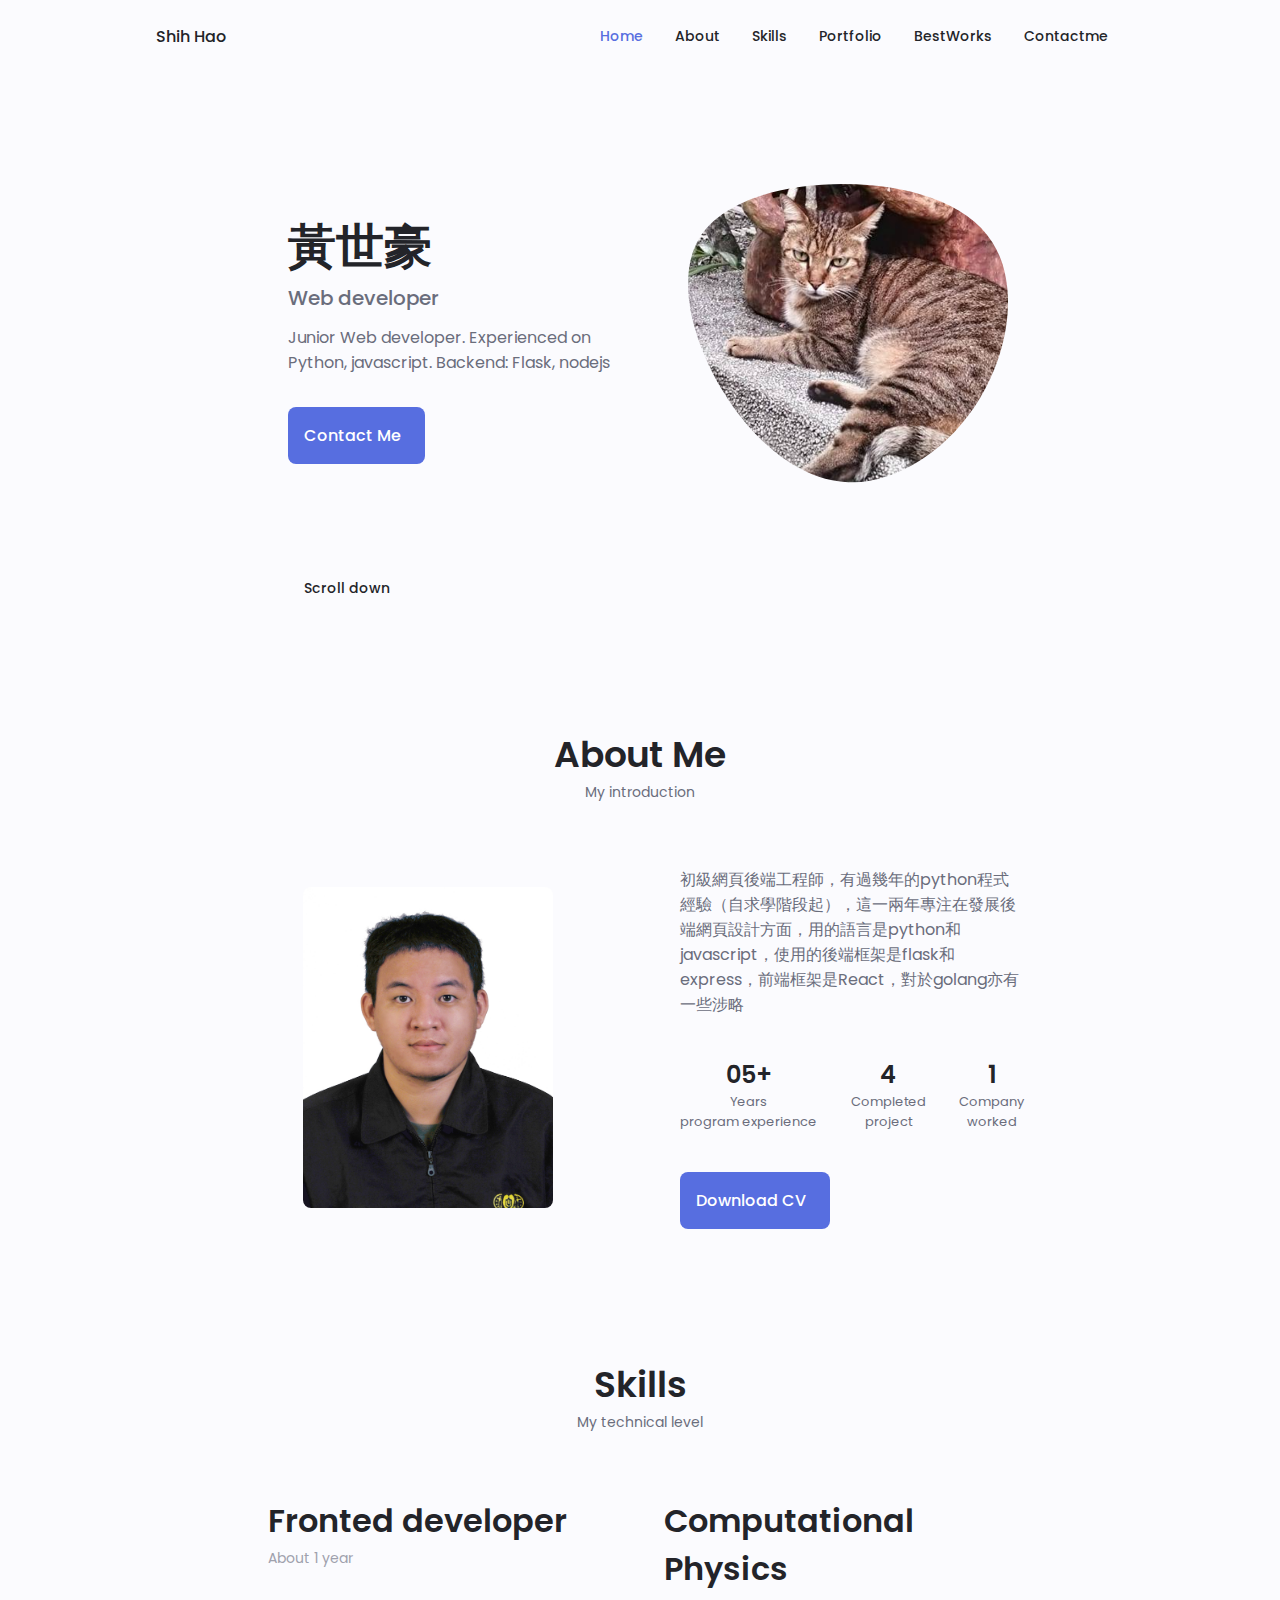
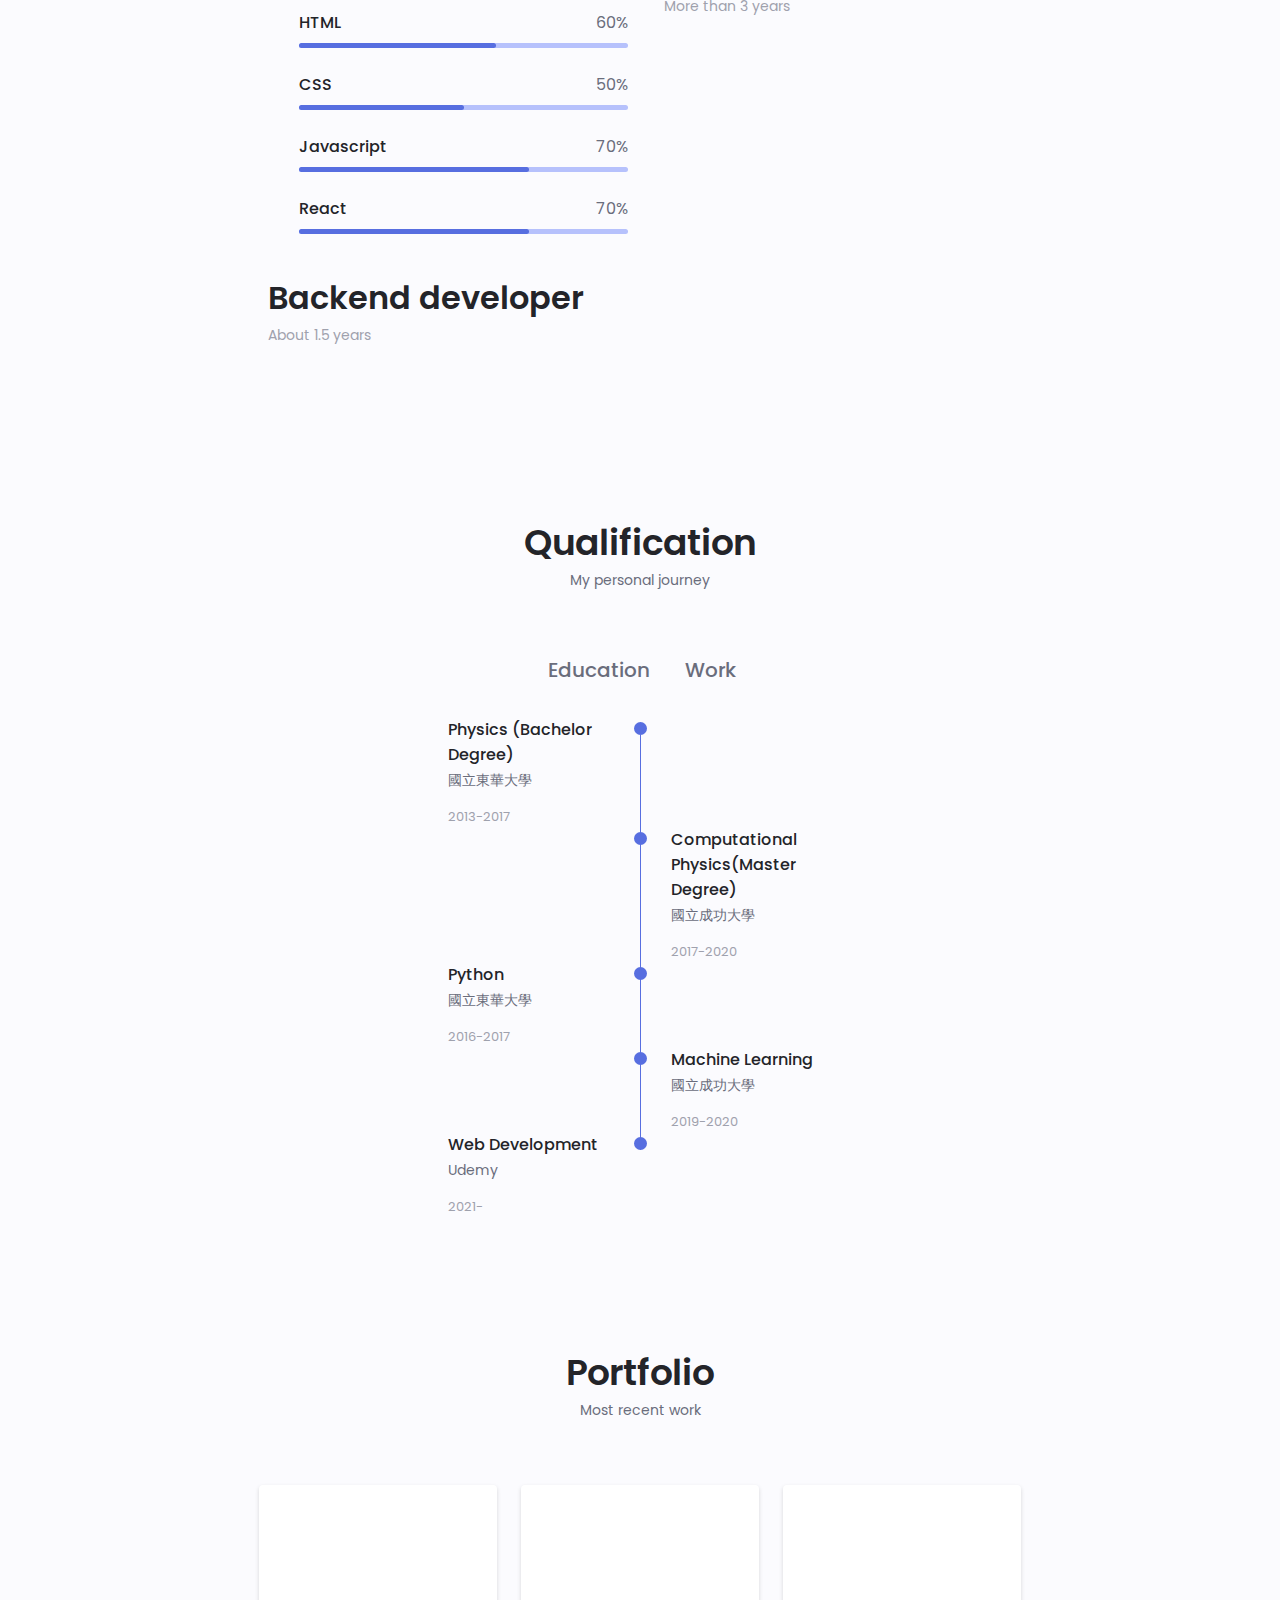
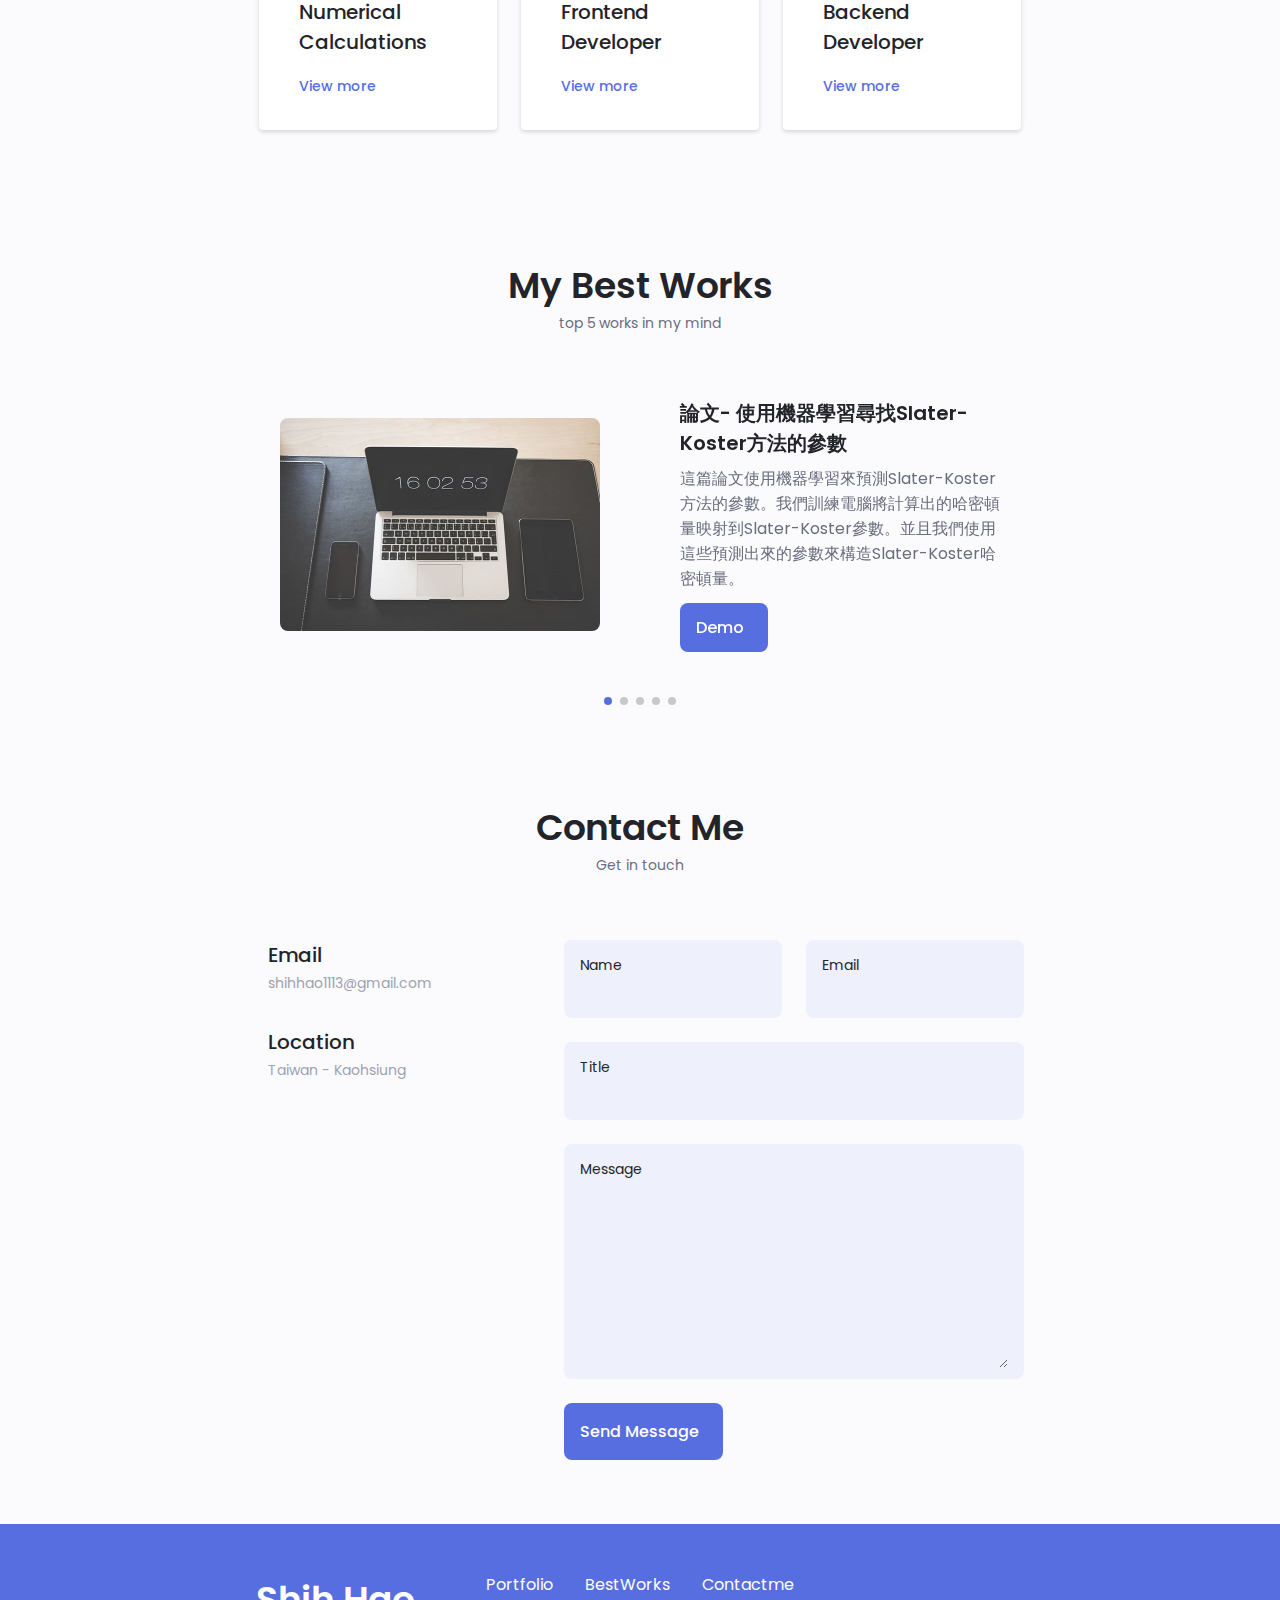
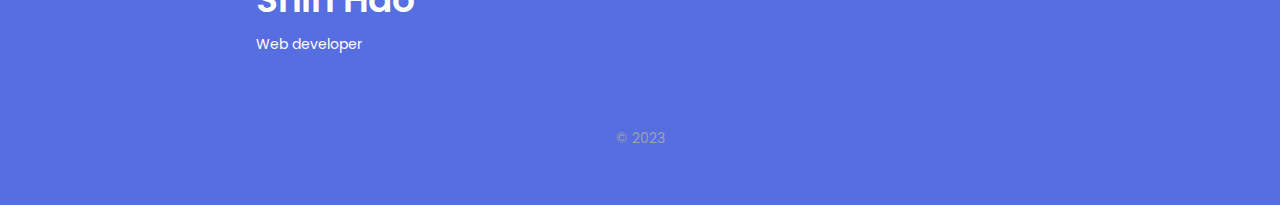
<file: index.html>
<!DOCTYPE html>
<html lang="en">
  <head>
    <meta charset="UTF-8" />
    <meta name="viewport" content="width=device-width, initial-scale=1.0" />

    <!--==================== UNICONS ====================-->
    <!-- https://iconscout.com/unicons/explore/line -->
    <link
      rel="stylesheet"
      href="https://unicons.iconscout.com/release/v3.0.6/css/line.css"
    >
    <!--==================== SWIPER CSS ====================-->
    <link
      rel="stylesheet"
      href="assets/css/swiper-bundle.min.css"
    />

    <!--==================== CSS ====================-->
    <link rel="stylesheet" href="assets/css/styles.css">

    <title>Shih Hao's Portfolio</title>
  </head>
  <body>
    <!--==================== HEADER ====================-->
    <header class="header" id="header">
      <nav class="nav container">
        <a href="#" class="nav__logo">Shih Hao</a>
        <div class="nav__menu" id="nav-menu">
          <ul class="nav__list grid">
            <li class="nav__item">
              <a href="#home" class="nav__link active-link">
                <i class="uil uil-estate nav__icon"></i> Home
              </a>
            </li>
            <li class="nav__item">
              <a href="#about" class="nav__link">
                <i class="uil uil-user nav__icon"></i> About
              </a>
            </li>
            <li class="nav__item">
              <a href="#skills" class="nav__link">
                <i class="uil uil-file-alt nav__icon"></i> Skills
              </a>
            </li>
            <li class="nav__item">
              <a href="#services" class="nav__link">
                <i class="uil uil-briefcase-alt nav__icon"></i> Portfolio
              </a>
            </li>
            <li class="nav__item">
              <a href="#portfolio" class="nav__link">
                <i class="uil uil-scenery nav__icon"></i> BestWorks
              </a>
            </li>
            <li class="nav__item">
              <a href="#contact" class="nav__link">
                <i class="uil uil-message nav__icon"></i> Contactme
              </a>
            </li>
          </ul>
          <i class="uil uil-times nav__close" id="nav-close"></i>
        </div>

        <div class="nav__btns">
          <!-- Theme change button -->
          <i class="uil uil-moon change-theme" id="theme-button"></i>

          <div class="nav__toggle" id="nav-toggle">
            <i class="uil uil-apps"></i>
          </div>
        </div>
      </nav>
    </header>

    <!--==================== MAIN ====================-->
    <main class="main">
      <!--==================== HOME ====================-->
      <section class="home section" id="home">
        <div class="home__container container grid">
          <div class="home__content grid">
            <div class="home__social">
              <a
                href="https://www.linkedin.com/in/世豪-黃-3b576024a/"
                target="_blank"
                class="home__social-icon"
              >
                <i class="uil uil-linkedin-alt social__icon" style="font-size:1.5rem;"></i>
              </a>
              <!-- <a
                href="https://shihhao-blog.herokuapp.com"
                target="_blank"
                class="home__social-icon"
              >
                <i class="uil uil-edit social__icon" style="font-size:1.5rem;"></i> 
              </a> -->
              <a
                href="https://github.com/hao134/shihhao"
                target="_blank"
                class="home__social-icon"
              >
                <i class="uil uil-github-alt social__icon" style="font-size:1.5rem;"></i>
              </a>
            </div>

            <div class="home__img">
              <svg
                class="home__blob"
                viewBox="0 0 200 187"
                xmlns="http://www.w3.org/2000/svg"
                xmlns:xlink="http://www.w3.org/1999/xlink"
              >
                <mask id="mask0" mask-type="alpha">
                  <path
                    d="M190.312 36.4879C206.582 62.1187 201.309 102.826 182.328 134.186C163.346 165.547 
                    130.807 187.559 100.226 186.353C69.6454 185.297 41.0228 161.023 21.7403 129.362C2.45775 
                    97.8511 -7.48481 59.1033 6.67581 34.5279C20.9871 10.1032 59.7028 -0.149132 97.9666 
                    0.00163737C136.23 0.303176 174.193 10.857 190.312 36.4879Z"
                  />
                </mask>
                <g mask="url(#mask0)">
                  <path
                    d="M190.312 36.4879C206.582 62.1187 201.309 102.826 182.328 134.186C163.346 
                    165.547 130.807 187.559 100.226 186.353C69.6454 185.297 41.0228 161.023 21.7403 
                    129.362C2.45775 97.8511 -7.48481 59.1033 6.67581 34.5279C20.9871 10.1032 59.7028 
                    -0.149132 97.9666 0.00163737C136.23 0.303176 174.193 10.857 190.312 36.4879Z"
                  />
                  <image
                    class="home__blob-img"
                    x="0" y="0"
                    xlink:href="assets/img/cat.jpg"
                  />
                </g>
              </svg>
            </div>

            <div class="home__data">
              <h1 class="home__title">黃世豪</h1>
              <h3 class="home__subtitle">Web developer</h3>
              <p class="home__description">
                Junior Web developer. Experienced on Python, javascript. Backend: Flask, nodejs
              </p>
              <a href="#contact" class="button button--flex">
                Contact Me <i class="uil uil-message button__icon"></i>
              </a>
            </div>
          </div>

          <div class="home__scroll">
            <a href="#about" class="home__scroll-button button--flex">
              <i class="uil uil-mouse-alt home__scroll-mouse"></i>
              <span class="home__scroll-name">Scroll down</span>
              <i class="uil uil-arrow-down home__scroll-arrow"></i>
            </a>
          </div>

          </div>
        </div>
      </section>

      <!--=================== Abouts =====================-->
      <section class="about section" id="about">
        <h2 class="section__title">About Me</h2>
        <span class="section__subtitle">My introduction</span>
        <div class="about__container container grid">
          <img src="assets/img/about_shih_hao.jpg" alt="" class="about__img">

          <div class="about__data">
            <p class="about__description">初級網頁後端工程師，有過幾年的python程式經驗（自求學階段起），這一兩年專注在發展後端網頁設計方面，用的語言是python和javascript，使用的後端框架是flask和express，前端框架是React，對於golang亦有一些涉略
            </p>
            <div class="about__info">
              <div>
                <span class="about__info-title">05+</span>
                <span class="about__info-name">Years <br> program experience</span>
              </div>

              <div>
                <span class="about__info-title">4</span>
                <span class="about__info-name">Completed <br> project</span>
              </div>

              <div>
                <span class="about__info-title">1</span>
                <span class="about__info-name">Company <br> worked</span>
              </div>
            </div>

            <div class="about__buttons">
              <a download="" href="assets/pdf/shihhao_yourator_new.pdf" class="button button--flex">
                Download CV<i class="uil uil-download-alt button__icon"></i>
              </a>
            </div>
            
          </div>
        </div>
      </section>

      <!--==================== SKILLS ====================-->
      <section class="skills section" id="skills">
        <h2 class="section__title">Skills</h2>
        <span class="section__subtitle">My technical level</span>

        <div class="skills__container container grid">
          <div>
            <!--==================== SKILLS 1====================-->
            <div class="skills__content skills__open">
              <div class="skills__header">
                <i class="uil uil-brackets-curly skills__icon"></i>

                <div>
                  <h1 class="skills__title">Fronted developer</h1>
                  <span class="skills__subtitle">About 1 year</span>
                </div>

                <i class="uil uil-angle-down skills__arrow"></i>
              </div>

              <div class="skills__list grid">
                <div class="skills__data">
                  <div class="skills__titles">
                    <h3 class="skills__name">HTML</h3>
                    <span class="skills__number">60%</span>
                  </div>
                  <div class="skills__bar">
                    <span class="skills__percentage skills__html"></span>
                  </div>
                </div>

                <div class="skills__data">
                  <div class="skills__titles">
                    <h3 class="skills__name">CSS</h3>
                    <span class="skills__number">50%</span>
                  </div>
                  <div class="skills__bar">
                    <span class="skills__percentage skills__css"></span>
                  </div>
                </div>

                <div class="skills__data">
                  <div class="skills__titles">
                    <h3 class="skills__name">Javascript</h3>
                    <span class="skills__number">70%</span>
                  </div>
                  <div class="skills__bar">
                    <span class="skills__percentage skills__js"></span>
                  </div>
                </div>

                <div class="skills__data">
                  <div class="skills__titles">
                    <h3 class="skills__name">React</h3>
                    <span class="skills__number">70%</span>
                  </div>
                  <div class="skills__bar">
                    <span class="skills__percentage skills__react"></span>
                  </div>
                </div>

              </div>
            </div>

            <!--==================== SKILLS 2====================-->
            <div class="skills__content skills__close">
              <div class="skills__header">
                <i class="uil uil-server-network skills__icon"></i>

                <div>
                  <h1 class="skills__title">Backend developer</h1>
                  <span class="skills__subtitle">About 1.5 years</span>
                </div>

                <i class="uil uil-angle-down skills__arrow"></i>
              </div>

              <div class="skills__list grid">
                <div class="skills__data">
                  <div class="skills__titles">
                    <h3 class="skills__name">Golang-gin</h3>
                    <span class="skills__number">55%</span>
                  </div>
                  <div class="skills__bar">
                    <span class="skills__percentage skills__golang"></span>
                  </div>
                </div>

                <div class="skills__data">
                  <div class="skills__titles">
                    <h3 class="skills__name">Node.js-express</h3>
                    <span class="skills__number">65%</span>
                  </div>
                  <div class="skills__bar">
                    <span class="skills__percentage skills__node"></span>
                  </div>
                </div>

                <div class="skills__data">
                  <div class="skills__titles">
                    <h3 class="skills__name">Python-Flask</h3>
                    <span class="skills__number">75%</span>
                  </div>
                  <div class="skills__bar">
                    <span class="skills__percentage skills__flask"></span>
                  </div>
                </div>


                <div class="skills__data">
                  <div class="skills__titles">
                    <h3 class="skills__name">SQL-Mysql-Postgresql-MongoDB</h3>
                    <span class="skills__number">70%</span>
                  </div>
                  <div class="skills__bar">
                    <span class="skills__percentage skills__sql"></span>
                  </div>
                </div>
              </div>
            </div>
          </div>

          <div>
            <!--==================== SKILLS 3====================-->
            <div class="skills__content skills__close">
              <div class="skills__header">
                <i class="uil uil-atom skills__icon"></i>

                <div>
                  <h1 class="skills__title">Computational Physics</h1>
                  <span class="skills__subtitle">More than 3 years</span>
                </div>

                <i class="uil uil-angle-down skills__arrow"></i>
              </div>

              <div class="skills__list grid">
                <div class="skills__data">
                  <div class="skills__titles">
                    <h3 class="skills__name">Python</h3>
                    <span class="skills__number">80%</span>
                  </div>
                  <div class="skills__bar">
                    <span class="skills__percentage skills__python"></span>
                  </div>
                </div>

                <div class="skills__data">
                  <div class="skills__titles">
                    <h3 class="skills__name">Machine Learning</h3>
                    <span class="skills__number">65%</span>
                  </div>
                  <div class="skills__bar">
                    <span class="skills__percentage skills__ml"></span>
                  </div>
                </div>

                <div class="skills__data">
                  <div class="skills__titles">
                    <h3 class="skills__name">Linux Script</h3>
                    <span class="skills__number">60%</span>
                  </div>
                  <div class="skills__bar">
                    <span class="skills__percentage skills__linuxscript"></span>
                  </div>
                </div>

              </div>
            </div>
          </div>
        </div>
      </section>

      <!--==================== QUALIFICATION ====================-->
      <section class="qualification section">
        <h2 class="section__title">Qualification</h2>
        <span class="section__subtitle">My personal journey</span>

        <div class="qualification__container container">
          <div class="qualification__tabs">
            <div class="qualification__button button--flex qualification__active" data-target="#education">
              <i class="uil uil-graduation-cap qualification__icon"></i>
              Education
            </div>
            <div class="qualification__button button--flex" data-target="#work">
              <i class="uil uil-briefcase-alt qualification__icon"></i>
              Work
            </div>
          </div>

          <div class="qualification__sections">
            <!--==================== QUALIFICATION CONTENT1====================-->
            <div class="qualification__content qualification__active" data-content id="education">
              <!--==================== QUALIFICATION 1====================-->
              <div class="qualification__data">
                <div>
                  <h3 class="qualification__title">Physics (Bachelor Degree)</h3>
                  <span class="qualification__subtitle">國立東華大學</span>
                  <div class="qualification__calendar">
                    <i class="uil uil-calendar-alt"></i>
                    2013-2017
                  </div>
                </div>
                <div>
                  <span class="qualification__rounder"></span>
                  <span class="qualification__line"></span>
                </div>
              </div>

              <!--==================== QUALIFICATION 2====================-->
              <div class="qualification__data">
                <div></div>

                <div>
                  <span class="qualification__rounder"></span>
                  <span class="qualification__line"></span>
                </div>
                
                <div>
                  <h3 class="qualification__title">Computational Physics(Master Degree)</h3>
                  <span class="qualification__subtitle">國立成功大學</span>
                  <div class="qualification__calendar">
                    <i class="uil uil-calendar-alt"></i>
                    2017-2020
                  </div>
                </div>
              </div>
            
              <!--==================== QUALIFICATION 3====================-->
              <div class="qualification__data">
                <div>
                  <h3 class="qualification__title">Python</h3>
                  <span class="qualification__subtitle">國立東華大學</span>
                  <div class="qualification__calendar">
                    <i class="uil uil-calendar-alt"></i>
                    2016-2017
                  </div>
                </div>
                <div>
                  <span class="qualification__rounder"></span>
                  <span class="qualification__line"></span>
                </div>
              </div>

              <!--==================== QUALIFICATION 4====================-->
              <div class="qualification__data">
                <div></div>

                <div>
                  <span class="qualification__rounder"></span>
                  <span class="qualification__line"></span>
                </div>
                
                <div>
                  <h3 class="qualification__title">Machine Learning</h3>
                  <span class="qualification__subtitle">國立成功大學</span>
                  <div class="qualification__calendar">
                    <i class="uil uil-calendar-alt"></i>
                    2019-2020
                  </div>
                </div>
              </div>

              <!--==================== QUALIFICATION 3====================-->
              <div class="qualification__data">
                <div>
                  <h3 class="qualification__title">Web Development</h3>
                  <span class="qualification__subtitle">Udemy</span>
                  <div class="qualification__calendar">
                    <i class="uil uil-calendar-alt"></i>
                    2021-
                  </div>
                </div>
                <div>
                  <span class="qualification__rounder"></span>
                </div>
              </div>
            </div>



            <!--==================== QUALIFICATION CONTENT 2====================-->
            <div class="qualification__content" data-content id="work">
              <!--==================== QUALIFICATION 1====================-->
              <div class="qualification__data">
                <div>
                  <h3 class="qualification__title">非軟體工程相關工作</h3>
                  <span class="qualification__subtitle">兩間公司</span>
                  <div class="qualification__calendar">
                    <i class="uil uil-calendar-alt"></i>
                    2020.9-2022.5
                  </div>
                </div>
                <div>
                  <span class="qualification__rounder"></span>
                  <span class="qualification__line"></span>
                </div>
              </div>

              
            </div>

          </div>
        </div>
      </section>

      <!-- skip -->
      <!--==================== SERVICES ====================-->
      <section class="services section" id="services">
        <h2 class="section__title">Portfolio</h2>
        <span class="section__subtitle">Most recent work</span>

        <div class="services__container container grid">
          <!--==================== SERVICES 1 ====================-->
          <div class="services__content">
            <div>
              <i class="uil uil-calculator services__icon"></i>
              <h3 class="services__title">Numerical <br> Calculations</h3>
            </div>

            <span class="button button--flex button--small button--link services__button">
              View more
              <i class="uil uil-arrow-right button-icon"></i>
            </span>

            <div class="services__modal">
              <div class="services__modal-content">
                <h4 class="services__modal-title">Numerical <br> Calculations</h4>
                <i class="uil uil-times services__modal-close"></i>

                <ul class="services__modal-services grid">
                  <li class="services__modal-service">
                    <i class="uil uil-check-circle services__modal-icon"></i>
                    <a href="https://thesis.lib.ncku.edu.tw/thesis/detail/0db4f1fc58f1c770ca809dd058df693e/" target="_blank"><p>論文- 使用機器學習尋找Slater-Koster方法的參數</p></a>
                  </li>
                  <li class="services__modal-service">
                    <i class="uil uil-check-circle services__modal-icon"></i>
                    <a href="https://github.com/hao134/shihhao/tree/main/ShihHao_Portfolio_and_Collections/%E8%BC%B8%E5%85%A5%E8%B3%87%E6%96%99%E9%81%B8%E6%93%87%E7%AE%A1%E7%B7%9A" target="_blank"><p>輸入資料選擇管線</p></a>
                  </li>
                  <li class="services__modal-service">
                    <i class="uil uil-check-circle services__modal-icon"></i>
                    <a href="https://github.com/hao134/shihhao/tree/main/ShihHao_Portfolio_and_Collections/%E5%85%B6%E4%BB%96%E4%BD%9C%E5%93%81/Image_color_generator" target="_blank"><p>自上傳圖片擷取最多使用的十種顏色</p></a>
                  </li>
                </ul>
              </div>
            </div>
          </div>

          <!--==================== SERVICES 2 ====================-->
          <div class="services__content">
            <div>
              <i class="uil uil-arrow services__icon"></i>
              <h3 class="services__title">Frontend <br> Developer</h3>
            </div>

            <span class="button button--flex button--small button--link services__button">
              View more
              <i class="uil uil-arrow-right button-icon"></i>
            </span>

            <div class="services__modal">
              <div class="services__modal-content">
                <h4 class="services__modal-title">Frontend <br> Developer</h4>
                <i class="uil uil-times services__modal-close"></i>

                <ul class="services__modal-services grid">
                  <li class="services__modal-service">
                    <i class="uil uil-check-circle services__modal-icon"></i>
                    <a href="https://github.com/hao134/fullstackopen" target="_blank"><p>fullstackopen 學習記錄</p></a>
                  </li>
                  <li class="services__modal-service">
                    <i class="uil uil-check-circle services__modal-icon"></i>
                    <a href="https://github.com/hao134/shihhao/tree/main/ShihHao_Portfolio_and_Collections/%E9%A1%9E%E4%BC%BCGoogle%20keep%E7%9A%84%E4%BD%9C%E5%93%81_keeper" target="_blank"><p>類似Google keep的作品_keeper</p></a>
                  </li>
                  <li class="services__modal-service">
                    <i class="uil uil-check-circle services__modal-icon"></i>
                    <a href="https://github.com/hao134/shihhao/tree/main/ShihHao_Portfolio_and_Collections/%E5%85%B6%E4%BB%96%E4%BD%9C%E5%93%81/todolist_react" target="_blank"><p>使用React製成的ToDoList</p></a>
                  </li>
                </ul>
              </div>
            </div>
          </div>
          
         <!--==================== SERVICES 3 ====================-->
          <div class="services__content">
            <div>
              <i class="uil uil-server-network services__icon"></i>
              <h3 class="services__title">Backend <br> Developer</h3>
            </div>

            <span class="button button--flex button--small button--link services__button">
              View more
              <i class="uil uil-arrow-right button-icon"></i>
            </span>

            <div class="services__modal">
              <div class="services__modal-content">
                <h4 class="services__modal-title">Backend <br> Developer</h4>
                <i class="uil uil-times services__modal-close"></i>

                <ul class="services__modal-services grid">
                  <li class="services__modal-service">
                    <i class="uil uil-check-circle services__modal-icon"></i>
                    <a href="https://github.com/hao134/shihhao/tree/main/ShihHao_Portfolio_and_Collections/%E9%9B%BB%E5%BD%B1%E7%A7%9F%E5%80%9F%E9%9B%BB%E5%AD%90%E5%95%86%E5%BA%97" target="_blank"><p>電影租借電子商店</p></a>
                  </li>
                  <li class="services__modal-service">
                    <i class="uil uil-check-circle services__modal-icon"></i>
                    <a href="https://github.com/hao134/shihhao/tree/e66b0093dd9c0739bb399513f0c0d4b6dfef5d91/LearnGolang" target="_blank"><p>Golang學習記錄</p></a>
                  </li>
                  <li class="services__modal-service">
                    <i class="uil uil-check-circle services__modal-icon"></i>
                    <a href="https://github.com/hao134/Portfolio/tree/main/PersonalBlog" target="_blank"><p>Personal Blog</p></a>
                  </li>
                  <li class="services__modal-service">
                    <i class="uil uil-check-circle services__modal-icon"></i>
                    <a href="https://github.com/hao134/Portfolio/tree/main/ToDoList/ToDoList_with_Database" target="_blank"><p>To Do List Website</p></a>
                  </li>
                  <li class="services__modal-service">
                    <i class="uil uil-check-circle services__modal-icon"></i>
                    <a href="https://github.com/hao134/Portfolio/tree/main/restful_api_with_cafedb" target="_blank"><p>Restful website(Show Coffee shop)</p></a>
                  </li>
                </ul>
              </div>
            </div>
          </div>
        </div>
      </section>

      <!--==================== PORTFOLIO ====================-->
      <section class="portfolio section" id="portfolio">
        <h2 class="section__title">My Best Works</h2>
        <span class="section__subtitle">top 5 works in my mind</span>

        <div class="portfolio__container container swiper mySwiper">
          <div class="swiper-wrapper">
            <!--================PORTFOLIO 1==================-->
            <div class="portfolio__content grid swiper-slide">
              <img src="assets/img/portfolio3.jpg" alt="" class="portfolio__img">

              <div class="portfolio__data">
                <h3 class="portfolio__title">論文- 使用機器學習尋找Slater-Koster方法的參數</h3>
                <p class="portfolio__description">這篇論文使用機器學習來預測Slater-Koster方法的參數。我們訓練電腦將計算出的哈密頓量映射到Slater-Koster參數。並且我們使用這些預測出來的參數來構造Slater-Koster哈密頓量。</p>
                <a href="https://thesis.lib.ncku.edu.tw/thesis/detail/0db4f1fc58f1c770ca809dd058df693e/" target="_blank" class="button button--flex button--small portfolio__button">
                  Demo 
                  <i class="uil uil-arrow-right button__icon"></i>
                </a>
              </div>
            </div>
            <!--================PORTFOLIO 2==================-->
            <div class="portfolio__content grid swiper-slide">
              <img src="assets/img/portfolio1.jpg" alt="" class="portfolio__img">

              <div class="portfolio__data">
                <h3 class="portfolio__title">fullstackopen 學習記錄</h3>
                <p class="portfolio__description">來自芬蘭赫爾辛基大學開設的網頁課程: https://fullstackopen.com，我邊閱讀課程內容邊在github上紀錄下我的學習歷程，包括作業我都有在github留下我的code和在readme上留下我寫作業的邏輯思路，上完這個課程後，我對react.js的認識是一個階乘性的提升。</p>
                <a href="https://github.com/hao134/fullstackopen" target="_blank" class="button button--flex button--small portfolio__button">
                  Demo 
                  <i class="uil uil-arrow-right button__icon"></i>
                </a>
              </div>
            </div>
            <!--================PORTFOLIO 3==================-->
            <div class="portfolio__content grid swiper-slide">
              <img src="assets/img/keeper.png" alt="" class="portfolio__img">

              <div class="portfolio__data">
                <h3 class="portfolio__title">Keeper app</h3>
                <p class="portfolio__description">這個作品類似Google的產品Keep，使用React設計前端，並以node.js和expree作為後端，資料庫使用MongoDB(MERN)</p>
                <a href="https://github.com/hao134/shihhao/tree/main/ShihHao_Portfolio_and_Collections/%E9%A1%9E%E4%BC%BCGoogle%20keep%E7%9A%84%E4%BD%9C%E5%93%81_keeper" target="_blank" class="button button--flex button--small portfolio__button">
                  Demo 
                  <i class="uil uil-arrow-right button__icon"></i>
                </a>
              </div>
            </div>

            <!--================PORTFOLIO 4==================-->
            <div class="portfolio__content grid swiper-slide">
              <img src="assets/img/pipeline.png" alt="" class="portfolio__img">

              <div class="portfolio__data">
                <h3 class="portfolio__title">Pipeline Project</h3>
                <p class="portfolio__description">計算何種包覆材料能夠包覆住指定數量的線材的網站</p>
                <a href="https://github.com/hao134/shihhao/tree/main/ShihHao_Portfolio_and_Collections/%E8%BC%B8%E5%85%A5%E8%B3%87%E6%96%99%E9%81%B8%E6%93%87%E7%AE%A1%E7%B7%9A" target="_blank" class="button button--flex button--small portfolio__button">
                  Demo 
                  <i class="uil uil-arrow-right button__icon"></i>
                </a>
              </div>
            </div>

            <!--================PORTFOLIO 5==================-->
            <div class="portfolio__content grid swiper-slide">
              <img src="assets/img/e_commerce.jpeg" alt="" class="portfolio__img">

              <div class="portfolio__data">
                <h3 class="portfolio__title">E-Commerce Website</h3>
                <p class="portfolio__description">線上商店，商品是租借電影，並且使用stripe來實現付費系統</p>
                <a href="https://github.com/hao134/shihhao/tree/main/ShihHao_Portfolio_and_Collections/%E9%9B%BB%E5%BD%B1%E7%A7%9F%E5%80%9F%E9%9B%BB%E5%AD%90%E5%95%86%E5%BA%97" target="_blank"class="button button--flex button--small portfolio__button">
                  Demo 
                  <i class="uil uil-arrow-right button__icon"></i>
                </a>
              </div>
            </div>

          </div>

          <!-- Add Arrows -->
          <div class="swiper-button-next">
            <i class="uil uil-angle-right-b swiper-portfolio-icon"></i>
          </div>
          <div class="swiper-button-prev">
            <i class="uil uil-angle-left-b swiper-portfolio-icon"></i>
          </div>
          
          <!-- Add Pagination -->
          <div class="swiper-pagination"></div>
        </div>
      </section>

      <!-- skip -->
      <!--==================== PROJECT IN MIND ====================-->
      <!--<section class="project section">
        <div class="project__bg">
          <div class="project__container container grid">
            <div class="project__data">
              <h2 class="project__title">You have a new project</h2>
              <p class="project__description">Contact me</p>
              <a href="#contact" class="button button--flex button--white">
                Contact Me 
                <i class="uil uil-message project__icon button__icon"></i>
              </a>
            </div>

            <img src="assets/img/project.png" alt="" class="project__img">
          </div>
        </div>
      </section> -->

      <!-- skip -->
      <!--==================== TESTIMONIAL ====================-->
      <!-- <section class="testimonial section"></section> -->

      <!--==================== CONTACT ME ====================-->
      <section class="contact section" id="contact">
        <h2 class="section__title">Contact Me</h2>
        <span class="section__subtitle">Get in touch</span>

        <div class="contact__container container grid">
          <div>
            <!--<div class="contact__information">
              <i class="uil uil-phone contact__icon"></i>

              <div>
                <h3 class="contact__title">Call Me</h3>
                <span class="contact__subtitle">0963528205</span>
              </div>
            </div>-->

            <div class="contact__information">
              <i class="uil uil-envelope contact__icon"></i>

              <div>
                <h3 class="contact__title">Email</h3>
                <span class="contact__subtitle">shihhao1113@gmail.com</span>
              </div>
            </div>

            <div class="contact__information">
              <i class="uil uil-map-marker contact__icon"></i>

              <div>
                <h3 class="contact__title">Location</h3>
                <span class="contact__subtitle">Taiwan - Kaohsiung</span>
              </div>
            </div>
          </div>

          <form id = "myform" action="https://formsubmit.co/shihhao1113@gmail.com" method="POST" class="contact__form grid">
            <div class="contact__inputs grid">
              <div class="contact__content">
                <label for="" class="contact__label">Name</label>
                <input type="text" name="name" class="contact__input">
              </div>
              <div class="contact__content">
                <label for="" class="contact__label">Email</label>
                <input type="email" name="email" class="contact__input">
              </div>
            </div>
            <div class="contact__content">
              <label for="" class="contact__label">Title</label>
              <input type="text" name="title" class="contact__input">
            </div>
            <div class="contact__content">
              <label for="" class="contact__label">Message</label>
              <textarea name="message" id="" cols="0" rows="7" class="contact__input"></textarea>
            </div>

            <div>
              <a onclick="document.getElementById('myform').submit()" class="button button--flex">
                Send Message
                <i class="uil uil-message button__icon"></i>
              </a>
            </div>
            <input type="hidden" name="_subject" value="New Email" />
            <input type="hidden" name="_next" value="https://hao134.github.io/shihhaoCV/thanks.html" />
          </form>
        </div>
      </section>
    </main>

    <!--==================== FOOTER ====================-->
    <footer class="footer">
      <div class="footer__bg">
        <div class="footer__container container grid">
          <div>
            <h1 class="footer__title">Shih Hao</h1>
            <span class="footer__subtitle">Web developer</span>
          </div>

          <ul class="footer__links">
            <li>
              <a href="#services" class="footer__link">Portfolio</a>
            </li>
            <li>
              <a href="#portfolio" class="footer__link">BestWorks</a>
            </li>
            <li>
              <a href="#contact" class="footer__link">Contactme</a>
            </li>
          </ul>

          <div class="footer__socials">      
            <a href="https://www.linkedin.com/in/世豪-黃-3b576024a/" target="_blank" class="footer__social">
              <i class="uil uil-linkedin-alt"></i>
            </a>

            <a href="https://github.com/hao134/shihhao" target="_blank" class="footer__social">
              <i class="uil uil-github-alt"></i>
            </a>
          </div>
        </div>

        <p class="footer__copy">&#169; 2023</p>
      </div>
    </footer>

    <!--==================== SCROLL TOP ====================-->
    <a href="#" class="scrollup" id="scroll-up">
      <i class="uil uil-arrow-up scrollup__icon"></i>
    </a>

    <!--==================== SWIPER JS ====================-->
    <script src="assets/js/swiper-bundle.min.js"></script>

    <!--==================== MAIN JS ====================-->
    <script src="assets/js/main.js"></script>
    <!--==================== Swiper ======================-->
    <script>
      let swiper = new Swiper('.portfolio__container', {
        cssMode: true,
        loop: true,
        navigation: {
          nextEl: '.swiper-button-next',
          prevEl: '.swiper-button-prev',
        },
        pagination: {
          el: '.swiper-pagination',
          clickable: true,
        },
      });
    </script>
  </body>
</html>
</file>
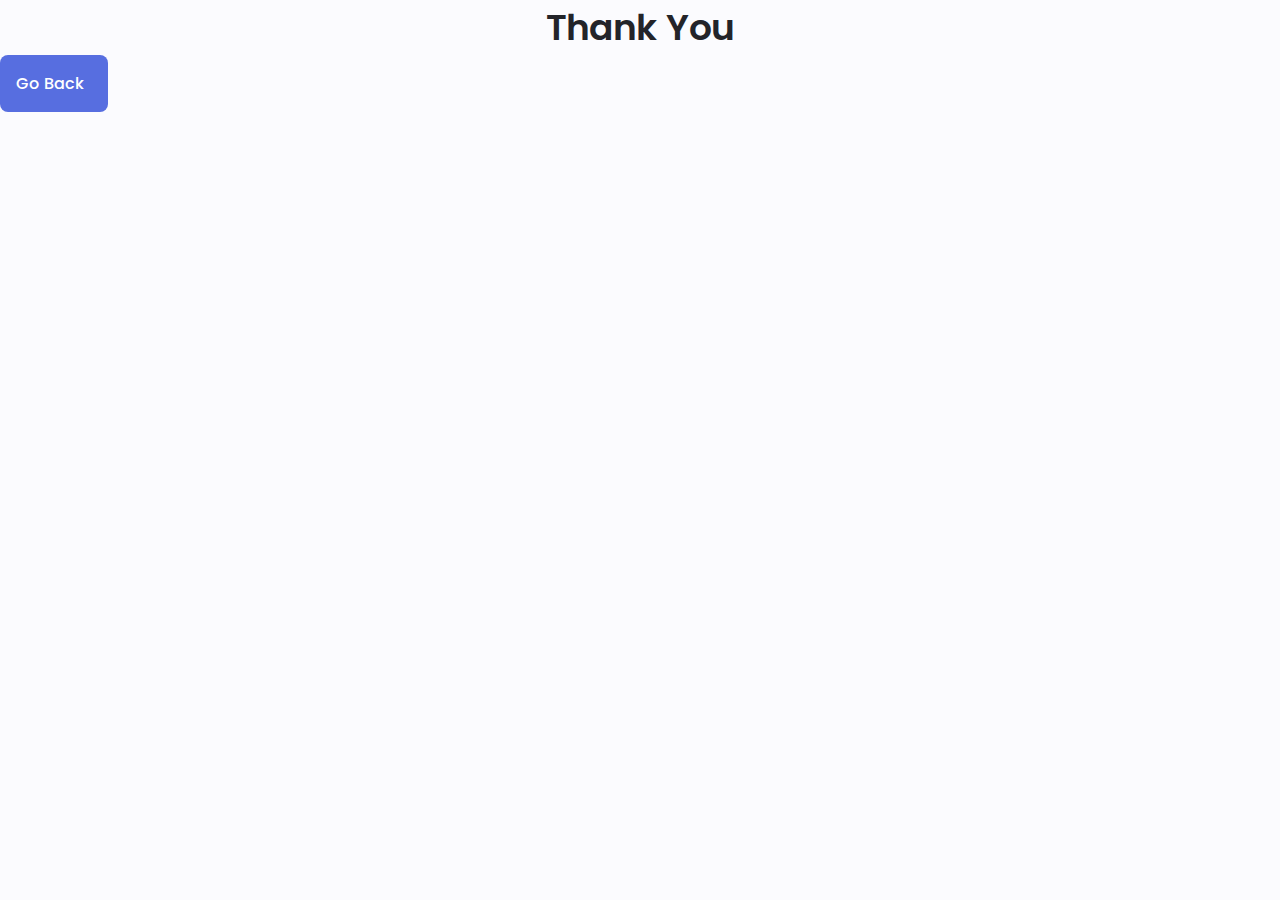
<file: thanks.html>
<!DOCTYPE html>
<html lang="en">
  <head>
    <meta charset="UTF-8" />
    <meta http-equiv="X-UA-Compatible" content="IE=edge" />
    <meta name="viewport" content="width=device-width, initial-scale=1.0" />
    <!--==================== UNICONS ====================-->
    <!-- https://iconscout.com/unicons/explore/line -->
    <link
      rel="stylesheet"
      href="https://unicons.iconscout.com/release/v3.0.6/css/line.css"
    />
    <!--==================== CSS ====================-->
    <link rel="stylesheet" href="assets/css/styles.css" />
    <title>Thanks</title>
  </head>
  <body>
    <h1 class="section__title">Thank You</h1>
    <a href="https://hao134.github.io/shihhaoCV/" class="button button--flex">
      Go Back
      <i class="uil uil-message button__icon"></i>
    </a>
  </body>
</html>
</file>
<file: assets/css/styles.css>
/*==================== GOOGLE FONTS ====================*/
@import url("https://fonts.googleapis.com/css2?family=Poppins:wght@400;500;600&display=swap");

/*==================== VARIABLES CSS ====================*/
:root {
  --header-height: 3rem;

  /*========== Colors ==========*/
  /* Change favorite color */
  --hue-color: 230; /*Purple 250 - Green 142 - Blue 230 - Pink 340*/

  /* HSL color mode */
  --first-color: hsl(var(--hue-color), 69%, 61%);
  --first-color-second: hsl(var(--hue-color), 69%, 61%);
  --first-color-alt: hsl(var(--hue-color), 57%, 53%);
  --first-color-lighter: hsl(var(--hue-color), 92%, 85%);
  --title-color: hsl(var(--hue-color), 8%, 15%);
  --text-color: hsl(var(--hue-color), 8%, 45%);
  --text-color-light: hsl(var(--hue-color), 8%, 65%);
  --input-color: hsl(var(--hue-color), 70%, 96%);
  --body-color: hsl(var(--hue-color), 60%, 99%);
  --container-color: #fff;
  --scroll-bar-color: hsl(var(--hue-color), 12%, 90%);
  --scroll-thumb-color: hsl(var(--hue-color), 12%, 80%);

  /*========== Font and typography ==========*/
  --body-font: "Poppins", sans-serif;

  /* .5rem = 8px, 1rem = 16px, 1.5rem = 24px ... */
  --big-font-size: 2rem;
  --h1-font-size: 1.5rem;
  --h2-font-size: 1.25rem;
  --h3-font-size: 1.125rem;
  --normal-font-size: 0.938rem;
  --small-font-size: 0.813rem;
  --smaller-font-size: 0.75rem;

  /*========== Font weight ==========*/
  --font-medium: 500;
  --font-semi-bold: 600;

  /*========== Margenes Bottom ==========*/
  /* .25rem = 4px, .5rem = 8px, .75rem = 12px ... */
  --mb-0-25: 0.25rem;
  --mb-0-5: 0.5rem;
  --mb-0-75: 0.75rem;
  --mb-1: 1rem;
  --mb-1-5: 1.5rem;
  --mb-2: 2rem;
  --mb-2-5: 2.5rem;
  --mb-3: 3rem;

  /*========== z index ==========*/
  --z-tooltip: 10;
  --z-fixed: 100;
  --z-modal: 1000;
}

/* Font size for large devices */
@media screen and (min-width: 968px) {
  :root {
    --big-font-size: 3rem;
    --h1-font-size: 2.25rem;
    --h2-font-size: 1.5rem;
    --h3-font-size: 1.25rem;
    --normal-font-size: 1rem;
    --small-font-size: 0.875rem;
    --smaller-font-size: 0.813rem;
  }
}

/*========== Variables Dark theme ==========*/
body.dark-theme {
  /* HSL color mode */
  --first-color-second: hsl(var(--hue-color), 30%, 8%);
  --title-color: hsl(var(--hue-color), 8%, 95%);
  --text-color: hsl(var(--hue-color), 8%, 75%);
  --input-color: hsl(var(--hue-color), 29%, 16%);
  --body-color: hsl(var(--hue-color), 28%, 12%);
  --container-color: hsl(var(--hue-color), 29%, 16%);
  --scroll-bar-color: hsl(var(--hue-color), 12%, 48%);
  --scroll-thumb-color: hsl(var(--hue-color), 12%, 36%);
}

/*========== Button Dark/Light ==========*/
.nav__btns {
  display: flex;
  align-items: center;
}

.change-theme {
  font-size: 1.25rem;
  color: var(--title-color);
  margin-right: var(--mb-1);
  cursor: pointer;
}

.change-theme:hover {
  color: var(--first-color);
}

/*==================== BASE ====================*/
* {
  box-sizing: border-box;
  padding: 0;
  margin: 0;
}

html {
  scroll-behavior: smooth;
}

body {
  margin: 0 0 var(--header-height) 0;
  font-family: var(--body-font);
  font-size: var(--normal-font-size);
  background-color: var(--body-color);
  color: var(--text-color);
}

h1,
h2,
h3,
h4 {
  color: var(--title-color);
  font-weight: var(--font-semi-bold);
}

ul {
  list-style: none;
}

a {
  text-decoration: none;
  color: inherit;
}

img {
  max-width: 100%;
  height: auto;
}

/*==================== REUSABLE CSS CLASSES ====================*/
.section {
  padding: 2rem 0 4rem;
}

.section__title {
  font-size: var(--h1-font-size);
  color: var(--title-color);
}

.section__subtitle {
  display: block;
  font-size: var(--small-font-size);
  margin-bottom: var(--mb-3);
}

.section__title,
.section__subtitle {
  text-align: center;
}

/*==================== LAYOUT ====================*/
.container {
  max-width: 768px;
  margin-left: var(--mb-1-5);
  margin-right: var(--mb-1-5);
}

.grid {
  display: grid;
  gap: 1.5rem;
}

.header {
  width: 100%;
  position: fixed;
  bottom: 0;
  left: 0;
  z-index: var(--z-fixed);
  background-color: var(--body-color);
}

/*==================== NAV ====================*/
.nav {
  max-width: 968px;
  height: var(--header-height);
  display: flex;
  justify-content: space-between;
  align-items: center;
}

.nav__logo,
.nav__toggle {
  color: var(--title-color);
  font-weight: var(--font-medium);
}

.nav__logo:hover {
  color: var(--first-color);
}

.nav__toggle {
  font-size: 1.1rem;
  cursor: pointer;
}

.nav__toggle:hover {
  color: var(--first-color);
}

/* if the width <= 767px, execute {} */
@media screen and (max-width: 767px) {
  .nav__menu {
    position: fixed;
    bottom: -100%;
    left: 0;
    width: 100%;
    background-color: var(--body-color);
    padding: 2rem 1.5rem 4rem;
    box-shadow: 0 -1px 4px rgba(0, 0, 0, 0.15);
    border-radius: 1.5rem 1.5rem 0 0;
    transition: 0.3s;
  }
}

.nav__list {
  grid-template-columns: repeat(3, 1fr);
  gap: 2rem;
}

.nav__link {
  display: flex;
  flex-direction: column;
  align-items: center;
  font-size: var(--small-font-size);
  color: var(--title-color);
  font-weight: var(--font-medium);
}

.nav__link:hover {
  color: var(--first-color);
}

.nav__icon {
  font-size: 1.2rem;
}

.nav__close {
  position: absolute;
  right: 1.3rem;
  bottom: 0.5rem;
  font-size: 1.5rem;
  cursor: pointer;
  color: var(--first-color);
}

.nav__close:hover {
  color: var(--first-color-alt);
}

/* show menu */
.show-menu {
  bottom: 0;
}

/* Active link */
.active-link {
  color: var(--first-color);
}

/* Change background header */
.scroll-header {
  box-shadow: 0 -1px 4px rgba(0, 0, 0, 0.15);
}

/*==================== HOME ====================*/
.home__container {
  gap: 1rem;
}
.home__content {
  grid-template-columns: 0.5fr 3fr;
  padding-top: 3.5rem;
  align-items: center;
}

.home__social {
  display: grid;
  grid-template-columns: max-content;
  row-gap: 1rem;
}

.home__social-icon {
  font-size: 1.25 rem;
  color: var(--first-color);
}
.social__icon {
  font-size: 2 rem;
}

.home__social-icon:hover {
  color: var(--first-color-alt);
}

.home__blob {
  width: 200px;
  fill: var(--first-color);
}

.home__blob-img {
  width: 250px;
}

.home__data {
  grid-column: 1/3;
}

.home__title {
  font-size: var(--big-font-size);
}

.home__subtitle {
  font-size: var(--h3-font-size);
  color: var(--text-color);
  font-weight: var(--font-medium);
  margin-bottom: var(--mb-0-75);
}

.home__description {
  margin-bottom: var(--mb-2);
}

.home__scroll {
  display: none;
}

.home__scroll-button {
  color: var(--first-color);
  transition: 0.3s;
}

.home__scroll-button:hover {
  transform: translateY(0.25rem);
}

.home__scroll-mouse {
  font-size: 2rem;
}

.home__scroll-name {
  font-size: var(--small-font-size);
  color: var(--title-color);
  font-weight: var(--font-medium);
  margin-right: var(--mb-0-25);
}

.home__scroll-arrow {
  font-size: 1.25rem;
}

/*==================== BUTTONS ====================*/
.button {
  display: inline-block;
  background-color: var(--first-color);
  color: #fff;
  padding: 1rem;
  border-radius: 0.5rem;
  font-weight: var(--font-medium);
}

.button:hover {
  background-color: var(--first-color-alt);
}

.button__icon {
  font-size: 1.25rem;
  margin-left: var(--mb-0-5);
  transition: 0.3s;
}

.button--white {
  background-color: #fff;
  color: var(--first-color);
}

.button--white:hover {
  background-color: #fff;
}

.button--flex {
  display: inline-flex;
  align-items: center;
}

.button--small {
  padding: 0.75rem 1rem;
}

.button--link {
  padding: 0;
  background-color: transparent;
  color: var(--first-color);
}

.button--link:hover {
  background-color: transparent;
  color: var(--first-color-alt);
}

/*==================== ABOUT ====================*/
.about__img {
  width: 200px;
  border-radius: 0.5rem;
  justify-self: center;
  align-self: center;
}

.about__description {
  text-align: center;
  margin-bottom: var(--mb-2-5);
}

.about__info {
  display: flex;
  justify-content: space-evenly;
  margin-bottom: var(--mb-2-5);
}

.about__info-title {
  font-size: var(--h2-font-size);
  font-weight: var(--font-semi-bold);
  color: var(--title-color);
}

.about__info-name {
  font-size: var(--smaller-font-size);
}

.about__info-title,
.about__info-name {
  display: block;
  text-align: center;
}

.about__buttons {
  display: flex;
  justify-content: center;
}

/*==================== SKILLS ====================*/
.skills__container {
  row-gap: 0;
}

.skills__header {
  display: flex;
  align-items: center;
  margin-bottom: var(--mb-2-5);
  cursor: pointer;
}

.skills__icon,
.skills__arrow {
  font-size: 2rem;
  color: var(--first-color);
}

.skills__icon {
  margin-right: var(--mb-0-75);
}

.skills__subtitle {
  font-size: var(--small-font-size);
  color: var(--text-color-light);
}

.skills__arrow {
  margin-left: auto;
  transition: 0.4s;
}

.skills__list {
  row-gap: 1.5rem;
  padding-left: 2.7rem;
}

.skills__titles {
  display: flex;
  justify-content: space-between;
  margin-bottom: var(--mb-0-5);
}

.skills__name {
  font-size: var(--normal-font-size);
  font-weight: var(--font-medium);
}

.skills__bar,
.skills__percentage {
  height: 5px;
  border-radius: 0.25rem;
}

.skills__bar {
  background-color: var(--first-color-lighter);
}

.skills__percentage {
  display: block;
  background-color: var(--first-color);
}

.skills__html {
  width: 60%;
}

.skills__css {
  width: 50%;
}

.skills__js {
  width: 70%;
}

.skills__react {
  width: 70%;
}

.skills__golang {
  width: 55%;
}

.skills__node {
  width: 60%;
}

.skills__flask {
  width: 75%;
}

.skills__python {
  width: 80%;
}

.skills__sql {
  width: 70%;
}

.skills__ml {
  width: 65%;
}

.skills__linuxscript {
  width: 60%;
}

.skills__close .skills__list {
  height: 0;
  overflow: hidden;
}

.skills__open .skills__list {
  height: max-content;
  margin-bottom: var(--mb-2-5);
}

.skills__open .skills__arrow {
  transform: rotate(-180deg);
}

/*==================== QUALIFICATION ====================*/

.qualification__tabs {
  display: flex;
  justify-content: space-evenly;
  margin-bottom: var(--mb-2);
}

.qualification__button {
  font-size: var(--h3-font-size);
  font-weight: var(--font-medium);
  cursor: pointer;
}

.qualification__button:hover {
  color: var(--first-color);
}

.qualification__icon {
  font-size: 1.8rem;
  margin-right: var(--mb-0-25);
}

.qualification__data {
  display: grid;
  grid-template-columns: 1fr max-content 1fr;
  column-gap: 1.5rem;
}

.qualification__title {
  font-size: var(--normal-font-size);
  font-weight: var(--font-medium);
}

.qualification__subtitle {
  display: inline-block;
  font-size: var(--small-font-size);
  margin-bottom: var(--mb-1);
}

.qualification__calendar {
  font-size: var(--smaller-font-size);
  color: var(--text-color-light);
}

.qualification__rounder {
  display: inline-block;
  width: 13px;
  height: 13px;
  background-color: var(--first-color);
  border-radius: 50%;
}

.qualification__line {
  display: block;
  width: 1px;
  height: 100%;
  background-color: var(--first-color);
  transform: translate(6px, -7px);
}
.qualification [data-content] {
  display: none;
}

.qualification__active[data-content] {
  display: block;
}

/*==================== SERVICES ====================*/
.services__container {
  gap: 1.5rem;
  grid-template-columns: repeat(2, 1fr);
}

.services__content {
  position: relative;
  background-color: var(--container-color);
  padding: 3.5rem 0.5rem 1.25rem 1.5rem;
  border-radius: 0.25rem;
  box-shadow: 0 2px 4px rgba(0, 0, 0, 0.15);
  transition: 0.3s;
}

.services__content:hover {
  box-shadow: 0 4px 8px rgba(0, 0, 0, 0.15);
}

.services__icon {
  display: block;
  font-size: 1.5rem;
  color: var(--first-color);
  margin-bottom: var(--mb-1);
}

.services__title {
  font-size: var(--h3-font-size);
  margin-bottom: var(--mb-1);
  font-weight: var(--font-medium);
}

.services__button {
  cursor: pointer;
  font-size: var(--small-font-size);
}

.services__button:hover .button-icon {
  transform: translateX(0.25rem);
}

.services__modal {
  position: fixed;
  top: 0;
  left: 0;
  right: 0;
  bottom: 0;
  background-color: rgba(0, 0, 0, 0.5);
  display: flex;
  align-items: center;
  justify-content: center;
  padding: 0 1rem;
  z-index: var(--z-modal);
  opacity: 0;
  visibility: hidden;
  transition: 0.3s;
}

.services__modal-content {
  position: relative;
  background-color: var(--container-color);
  padding: 1.5rem;
  border-radius: 0.5rem;
}

.services__modal-services {
  row-gap: 1rem;
}

.services__modal-service {
  display: flex;
}

.services__modal-title {
  font-size: var(--h3-font-size);
  font-weight: var(--font-medium);
  margin-bottom: var(--mb-1-5);
}

.services__modal-close {
  position: absolute;
  top: 1rem;
  right: 1rem;
  font-size: 1.5rem;
  color: var(--first-color);
  cursor: pointer;
}

.services__modal-icon {
  color: var(--first-color);
  margin-right: var(--mb-0-25);
}

/* Active Modal */
.active-modal {
  opacity: 1;
  visibility: visible;
}
/*==================== PORTFOLIO ====================*/
.portfolio__container {
  overflow: initial;
}

.portfolio__content {
  padding: 0 1.5rem;
}

.portfolio__img {
  width: 265px;
  border-radius: 0.5rem;
  justify-self: center;
}

.portfolio__title {
  font-size: var(--h3-font-size);
  margin-bottom: var(--mb-0-5);
}

.portfolio__description {
  margin-bottom: var(--mb-0-75);
}

.portfolio__button:hover .button__icon {
  transform: translateX(0.25rem);
}

.swiper-button-prev::after,
.swiper-button-next::after {
  content: "";
}

.swiper-portfolio-icon {
  font-size: 2rem;
  color: var(--first-color);
}

.swiper-button-prev {
  left: -0.5rem;
}

.swiper-button-next {
  right: -0.5rem;
}

.swiper-horizontal > .swiper-pagination-bullets {
  bottom: -2.5rem;
}

.swiper-pagination-bullet-active {
  background-color: var(--first-color);
}

.swiper-button-prev,
.swiper-button-next,
.swiper-pagination-bullet {
  outline: none;
}

/*==================== PROJECT IN MIND ====================*/
.project {
  text-align: center;
}

.project__bg {
  background-color: var(--first-color-second);
  padding-top: 3rem;
}

.project__title {
  font-size: var(--h2-font-size);
  margin-bottom: var(--mb-0-75);
}

.project__description {
  margin-bottom: var(--mb-1-5);
}

.project__title,
.project__description {
  color: #fff;
}

.project__img {
  width: 232px;
  justify-self: center;
}

/*==================== TESTIMONIAL ====================*/

/*==================== CONTACT ME ====================*/
.contact__container {
  row-gap: 3rem;
}

.contact__information {
  display: flex;
  margin-bottom: var(--mb-2);
}

.contact__icon {
  font-size: 2rem;
  color: var(--first-color);
  margin-right: var(--mb-0-75);
}

.contact__title {
  font-size: var(--h3-font-size);
  font-weight: var(--font-medium);
}

.contact__subtitle {
  font-size: var(--small-font-size);
  color: var(--text-color-light);
}

.contact__content {
  background-color: var(--input-color);
  border-radius: 0.5rem;
  padding: 0.75rem 1rem 0.25rem;
}

.contact__label {
  font-size: var(--small-font-size);
  color: var(--title-color);
}

.contact__input {
  width: 100%;
  background-color: var(--input-color);
  color: var(--text-color);
  font-family: var(--body-font);
  font-size: var(--normal-font-size);
  border: none;
  outline: none;
  padding: 0.25rem 0.5rem 0.5rem 0;
}

/*==================== FOOTER ====================*/
.footer {
  padding-top: 2rem;
}

.footer__bg {
  background-color: var(--first-color-second);
  padding: 2rem 0 3rem;
}

.footer__title {
  font-size: var(--h1-font-size);
  margin-bottom: var(--mb-0-25);
}

.footer__subtitle {
  font-size: var(--small-font-size);
}

.footer__links {
  display: flex;
  flex-direction: column;
  row-gap: 1.5rem;
}

.footer__link:hover {
  color: var(--first-color-lighter);
}

.footer__social {
  font-size: 1.25rem;
  margin-right: var(--mb-1-5);
}

.footer__social:hover {
  color: var(--first-color-lighter);
}

.footer__copy {
  font-size: var(--small-font-size);
  text-align: center;
  color: var(--text-color-light);
  margin-top: var(--mb-3);
}

.footer__title,
.footer__subtitle,
.footer__link,
.footer__social {
  color: #fff;
}

/*========== SCROLL UP ==========*/
.scrollup {
  position: fixed;
  right: 1rem;
  bottom: -20%;
  background-color: var(--first-color);
  opacity: 0.8;
  padding: 0 0.3rem;
  border-radius: 0.4rem;
  z-index: var(--z-tooltip);
  transition: 0.4s;
}

.scrollup:hover {
  background-color: var(--first-color-alt);
}

.scrollup__icon {
  font-size: 1.5rem;
  color: #fff;
}

/* Show scroll */
.show-scroll {
  bottom: 5rem;
}

/*========== SCROLL BAR ==========*/
::-webkit-scrollbar {
  width: 0.6rem;
  background-color: var(--scroll-bar-color);
  border-radius: 0.5rem;
}

::-webkit-scrollbar-thumb {
  background-color: var(--scroll-thumb-color);
  border-radius: 0.5rem;
}

::-webkit-scrollbar-thumb:hover {
  background-color: var(--text-color-light);
}

/*==================== MEDIA QUERIES ====================*/
/* For small devices */
@media screen and (max-width: 350px) {
  .container {
    margin-left: var(--mb-1);
    margin-right: var(--mb-1);
  }

  .nav__menu {
    padding: 2rem 0.25rem 4rem;
  }

  .nav__list {
    column-gap: 0;
  }

  .home__content {
    grid-template-columns: 0.35fr 3fr;
  }

  .home__blob {
    width: 180px;
  }

  .skills__title {
    font-size: var(--normal-font-size);
  }

  .qualification__data {
    gap: 0.1rem;
  }

  .services__container {
    grid-template-columns: max-content;
    justify-content: center;
  }
  .services__content {
    padding-right: 3.5rem;
  }
  .services__modal {
    padding: 0 0.5rem;
  }
}

/* For medium devices */
@media screen and (min-width: 568px) {
  .home__content {
    grid-template-columns: max-content 1fr 1fr;
  }
  .home__data {
    grid-column: initial;
  }
  .home__img {
    order: 1;
    justify-self: center;
  }
  .about__container,
  .skills__container,
  .portfolio__content,
  .contact__container,
  .footer__container {
    grid-template-columns: repeat(2, 1fr);
  }

  .qualification__sections {
    display: grid;
    grid-template-columns: 0.6fr;
    justify-content: center;
  }
}

@media screen and (min-width: 768px) {
  .container {
    margin-left: auto;
    margin-right: auto;
  }

  body {
    margin: 0;
  }

  .section {
    padding: 6rem 0 2rem;
  }
  .section__subtitle {
    margin-bottom: 4rem;
  }
  .header {
    top: 0;
    bottom: initial;
  }

  .header,
  .main,
  .footer__container {
    padding: 0 1rem;
  }

  .nav {
    height: calc(var(--header-height) + 1.5rem);
    column-gap: 1rem;
  }
  .nav__icon,
  .nav__close,
  .nav__toggle {
    display: none;
  }
  .nav__list {
    display: flex;
    column-gap: 2rem;
  }
  .nav__menu {
    margin-left: auto;
  }
  .change-theme {
    margin: 0;
  }

  .home__container {
    row-gap: 5rem;
  }
  .home__content {
    padding-top: 5.5rem;
    column-gap: 2rem;
  }
  .home__blob {
    width: 270px;
  }
  .home__scroll {
    display: block;
  }
  .home__scroll-button {
    margin-left: 3rem;
  }

  .about__container {
    column-gap: 5rem;
  }
  .about__img {
    width: 250px;
  }
  .about__description {
    text-align: initial;
  }
  .about__info {
    justify-content: space-between;
  }
  .about__buttons {
    justify-content: initial;
  }

  .qualification__tabs {
    justify-content: center;
  }
  .qualification__button {
    margin: 0 var(--mb-1);
  }
  .qualification__sections {
    grid-template-columns: 0.5fr;
  }
  .services__container {
    grid-template-columns: repeat(3, 218px);
    justify-content: center;
  }
  .services__icon {
    font-size: 2rem;
  }
  .services__content {
    padding: 6rem 0 2rem 2.5rem;
  }
  .services__modal-content {
    width: 450px;
  }

  .portfolio__img {
    width: 320px;
  }
  .portfolio__content {
    align-items: center;
  }
  .footer__container {
    grid-template-columns: repeat(3, 1fr);
  }
  .footer__bg {
    padding: 3rem 0 3.5rem;
  }
  .footer__links {
    flex-direction: row;
    column-gap: 2rem;
  }
  .footer__socials {
    justify-self: flex-end;
  }
  .footer__copy {
    margin-top: 4.5rem;
  }
}

/* For large devices */
@media screen and (min-width: 1024px) {
  .header,
  .main,
  .footer__container {
    padding: 0;
  }

  .home__blob {
    width: 320px;
  }
  .home__social {
    transform: translateX(-6rem);
  }

  .services__container {
    grid-template-columns: repeat(3, 238px);
  }

  .portfolio__content {
    column-gap: 5rem;
  }
  .swiper-portfolio-icon {
    font-size: 3.5rem;
  }
  .swiper-button-prev {
    left: -3.5rem;
  }
  .swiper-button-next {
    right: -3.5rem;
  }
  .swiper-container-horizontal > .swipeer-pagination-bullets {
    bottom: -4.5rem;
  }
  .contact__form {
    width: 460px;
  }
  .contact__inputs {
    grid-template-columns: repeat(2, 1fr);
  }
}
</file>
